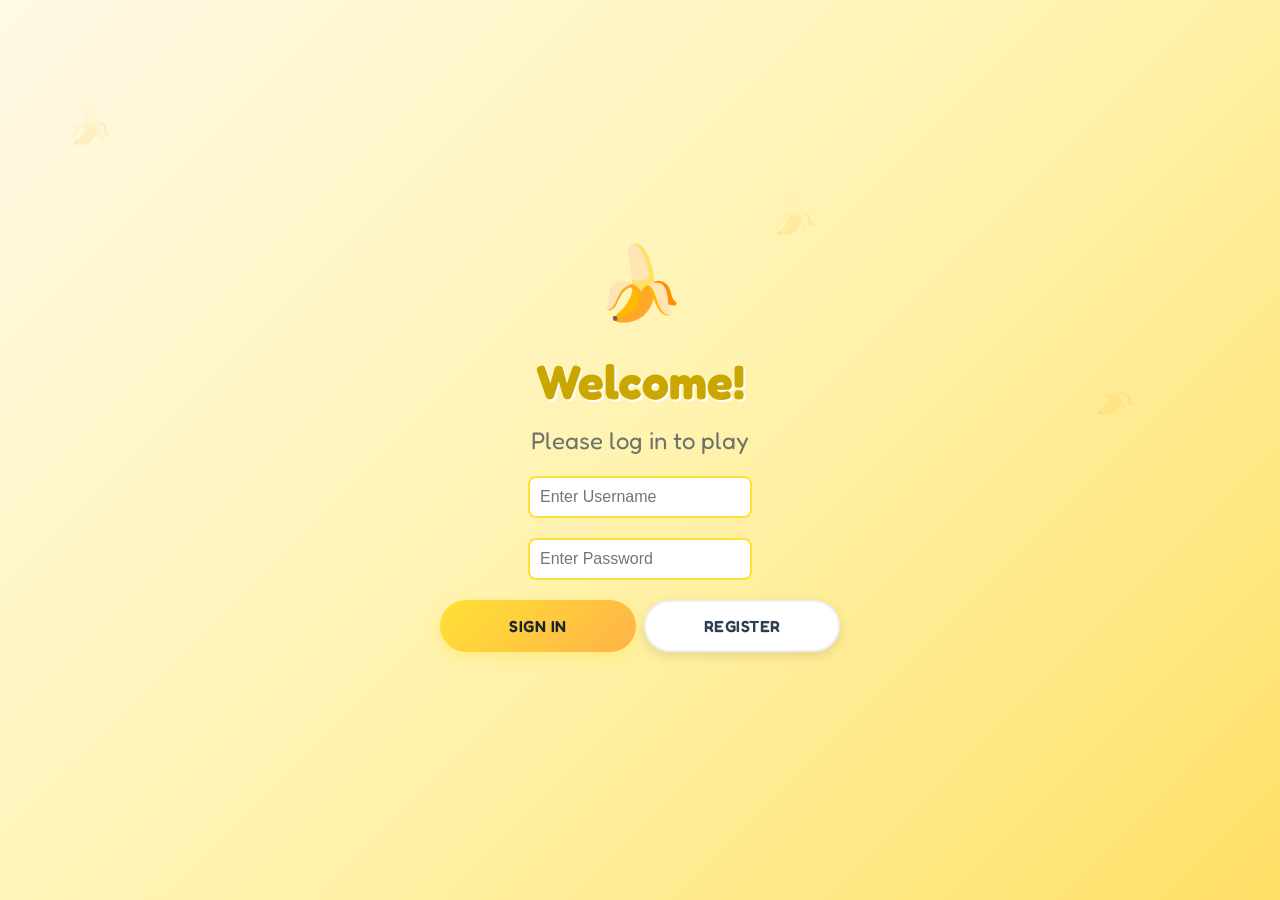
<file: index.html>
<!DOCTYPE html>
<html lang="en">
<head>
    <meta charset="UTF-8">
    <meta name="viewport" content="width=device-width, initial-scale=1.0">
    <title>Banana Math Challenge 🍌</title>
    <link rel="stylesheet" href="design.css">
    <link rel="preconnect" href="https://fonts.googleapis.com">
    <link rel="preconnect" href="https://fonts.gstatic.com" crossorigin>
    <link href="https://fonts.googleapis.com/css2?family=Fredoka:wght@400;600;700&display=swap" rel="stylesheet">
</head>
<body>
    <div class="floating-bananas">
        <span class="float-banana" style="left: 5%; top: 10%; animation-delay: 0s;">🍌</span>
        <span class="float-banana" style="left: 60%; top: 20%; animation-delay: 1.5s;">🍌</span>
        <span class="float-banana" style="left: 85%; top: 40%; animation-delay: 0.8s;">🍌</span>
    </div>

    <!--login screen-->
    <div class="menu-container" id="login-screen">
        <div class="menu-logo">🍌</div>
        <h1 class="menu-title">Welcome!</h1>
        <p class="menu-subtitle">Please log in to play</p>
        
        <div class="player-input" style="margin-bottom: 20px;">
            <input type="text" id="login-username" placeholder="Enter Username" style="padding: 10px; font-size: 1rem; border-radius: 8px; border: 2px solid var(--banana-yellow); width: 100%;">
        </div>
        <div class="player-input" style="margin-bottom: 20px;">
            <input type="password" id="login-password" placeholder="Enter Password" style="padding: 10px; font-size: 1rem; border-radius: 8px; border: 2px solid var(--banana-yellow); width: 100%;">
        </div>
        <div class="menu-buttons" style="gap:0.5rem; flex-direction: row;">
            <button class="btn btn-play" onclick="handleSignIn()">Sign In</button>
            <button class="btn btn-secondary" onclick="handleRegister()">Register</button>
        </div>
    </div>

    <!--main menu-->
    <div class="menu-container" id="main-menu" style="display: none;">
        <div class="menu-logo">🍌</div>
        <h1 class="menu-title">Banana Math</h1>
        <p class="menu-subtitle">Welcome, <span id="display-username">Player</span>!</p>

        <div class="high-score-display">
            <span class="high-score-label">🏆 Best Score</span>
            <span class="high-score-value" id="menu-high-score">0</span>
        </div>

        <div style="margin-bottom: 10px; background: white; padding: 15px; border-radius: 12px; box-shadow: var(--shadow-sm);">
            <h3 style="margin-bottom: 10px; font-size: 1rem;">Select Difficulty:</h3>
            <select id="difficulty-select" style="padding: 10px; font-size: 1rem; border-radius: 8px; width: 100%; cursor: pointer;">
                <option value="Easy">Easy (60 Seconds)</option>
                <option value="Medium" selected>Medium (30 Seconds)</option>
                <option value="Hard">Hard (15 Seconds)</option>
            </select>
        </div>

        <div class="menu-buttons">
            <button onclick="startCustomGame()" class="btn btn-play">
                <span>🎮</span> Play Now
            </button>
            <a href="how_to_play.html" class="btn btn-secondary">
                <span>📖</span> How to Play
            </a>
            <a href="leaderboard.html" class="btn btn-secondary">
                <span>🏅</span> Leaderboard
            </a>
            <button onclick="handleLogout()" class="btn btn-secondary" style="background: var(--error-light); color: var(--error); border-color: var(--error);">
                <span>🚪</span> Logout
            </button>
        </div>
    </div>

    <script src="script.js"></script>
</body>
</html>
</file>
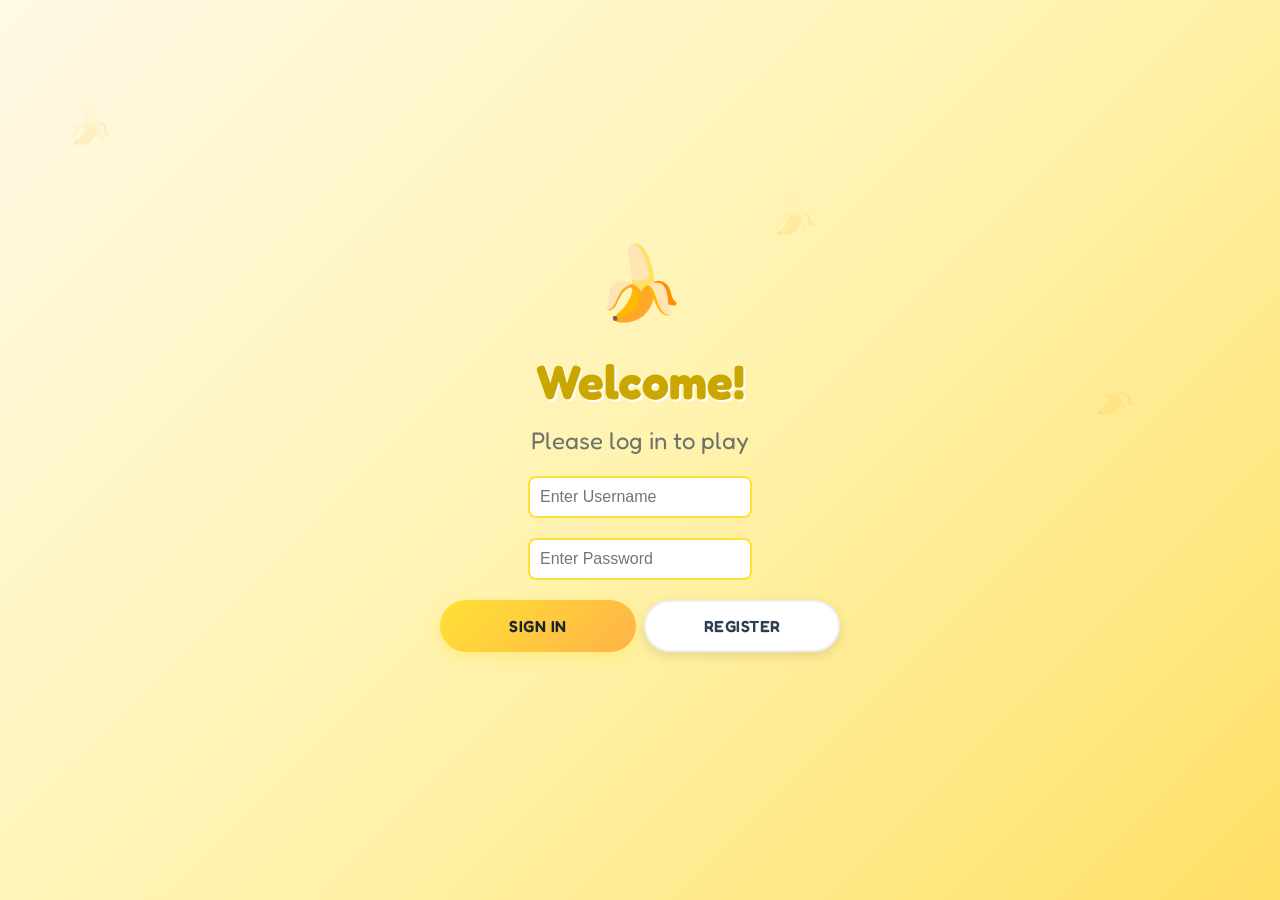
<file: game.html>
<!DOCTYPE html>
<html lang="en">
<head>
    <meta charset="UTF-8">
    <meta name="viewport" content="width=device-width, initial-scale=1.0">
    <title>Play Game - Banana Math 🍌</title>
    <link rel="stylesheet" href="design.css">
    <link rel="preconnect" href="https://fonts.googleapis.com">
    <link rel="preconnect" href="https://fonts.gstatic.com" crossorigin>
    <link href="https://fonts.googleapis.com/css2?family=Fredoka:wght@400;600;700&display=swap" rel="stylesheet">
    <link rel="icon" href="data:image/svg+xml,<svg xmlns='http://www.w3.org/2000/svg' viewBox='0 0 100 100'><text y='.9em' font-size='90'>🍌</text></svg>">
</head>
<body class="game-page">
    <!--Game Header-->
    <header class="game-header">
        <a href="index.html" class="back-btn">← Menu</a>
        <div class="game-title">🍌 Banana Math</div>
        <div class="game-timer" id="game-timer">
            <span class="timer-icon">⏱️</span>
            <span id="timer-display">30</span>
        </div>
    </header>

    <!--Main Game Area-->
    <main class="game-main">
        <div class="game-container">
            <!--Score Bar-->
            <div class="score-bar">
                <div class="score-item">
                    <span class="score-label">Score</span>
                    <span class="score-value" id="current-score">0</span>
                </div>
                <div class="score-item">
                    <span class="score-label">Streak</span>
                    <span class="score-value streak" id="current-streak">0</span>
                </div>
                <div class="score-item">
                    <span class="score-label">Best Streak</span>
                    <span class="score-value" id="best-streak">0</span>
                </div>
            </div>

            <!--Puzzle Section-->
            <div class="puzzle-section">
                <div class="puzzle-header">
                    <span class="puzzle-number">Puzzle #<span id="puzzle-count">1</span></span>
                    <span class="puzzle-difficulty" id="difficulty-badge">Easy</span>
                </div>
                
                <div class="puzzle-image-container">
                    <img id="puzzle-image" src="" alt="Banana Puzzle" />
                    <div class="loading-spinner" id="loading-spinner">
                        <div class="spinner"></div>
                        <p>Loading puzzle...</p>
                    </div>
                </div>

                <div class="puzzle-hint" id="puzzle-hint">
                    💡 Solve the math problem in the image!
                </div>
            </div>

            <!--Answer Section-->
            <div class="answer-section">
                <div class="answer-input-container">
                    <label for="answer-input">Your Answer:</label>
                    <input type="number" id="answer-input" placeholder="?" autocomplete="off" />
                </div>
                <div class="answer-buttons">
                    <button class="btn btn-submit" id="submit-btn" disabled>
                        ✅ Submit
                    </button>
                    <button class="btn btn-skip" id="skip-btn">
                        ⏭️ Skip
                    </button>
                    <button class="btn btn-secondary" id="end-btn" onclick="terminateGame('manual')">
                        🏁 End Game
                    </button>
                </div>
            </div>

            <!-- Correct or Wrong-Feedback -->
            <div class="feedback-container" id="feedback-container">
                <div class="feedback success" id="feedback-success">
                    <span class="feedback-icon">🎉</span>
                    <span class="feedback-text">Correct! +<span id="points-earned">10</span> points!</span>
                </div>
                <div class="feedback error" id="feedback-error">
                    <span class="feedback-icon">😢</span>
                    <span class="feedback-text">Wrong! Correct answer is <span id="correct-answer">0</span></span>
                </div>
            </div>

            <!-- Game Over Modal -->
            <div class="modal-overlay" id="game-over-modal">
                <div class="modal">
                    <div class="modal-icon">🏆</div>
                    <h2>Game Over!</h2>
                    <div class="final-score-display">
                        <span class="final-label">Final Score</span>
                        <span class="final-score" id="final-score">0</span>
                    </div>
                    <div class="final-stats-grid">
                        <div class="final-stat">
                            <span class="final-stat-value" id="final-puzzles">0</span>
                            <span class="final-stat-label">Puzzles Solved</span>
                        </div>
                        <div class="final-stat">
                            <span class="final-stat-value" id="final-streak">0</span>
                            <span class="final-stat-label">Best Streak</span>
                        </div>
                        <div class="final-stat">
                            <span class="final-stat-value" id="final-accuracy">0%</span>
                            <span class="final-stat-label">Accuracy</span>
                        </div>
                    </div>
                    <div class="game-over-message" id="game-over-message">
                        // dynamic message inserted here
                    </div>
                    <div class="new-high-score-badge" id="new-high-score-badge" style="display: none;">
                        New High Score! 🍌
                    </div>
                    <div class="modal-buttons">
                        <a href="game.html" class="btn btn-play">🔄 Play Again</a>
                        <a href="leaderboard.html" class="btn btn-secondary">🏅 Leaderboard</a>
                        <a href="index.html" class="btn btn-secondary">🏠 Menu</a>
                    </div>
                </div>
            </div>
        </div>
    </main>

    <!--Sound Effects-->
    <audio id="sound-correct" preload="auto">
        <source src="[data-uri]" type="audio/wav">
    </audio>
    <audio id="sound-wrong" preload="auto">
        <source src="[data-uri]" type="audio/wav">
    </audio>

    <script src="script.js"></script>
    <script>
        <!--Game page specific initialization-->
        document.addEventListener('DOMContentLoaded', () => {
            initGame();
        });
    </script>
</body>
</html>
</file>
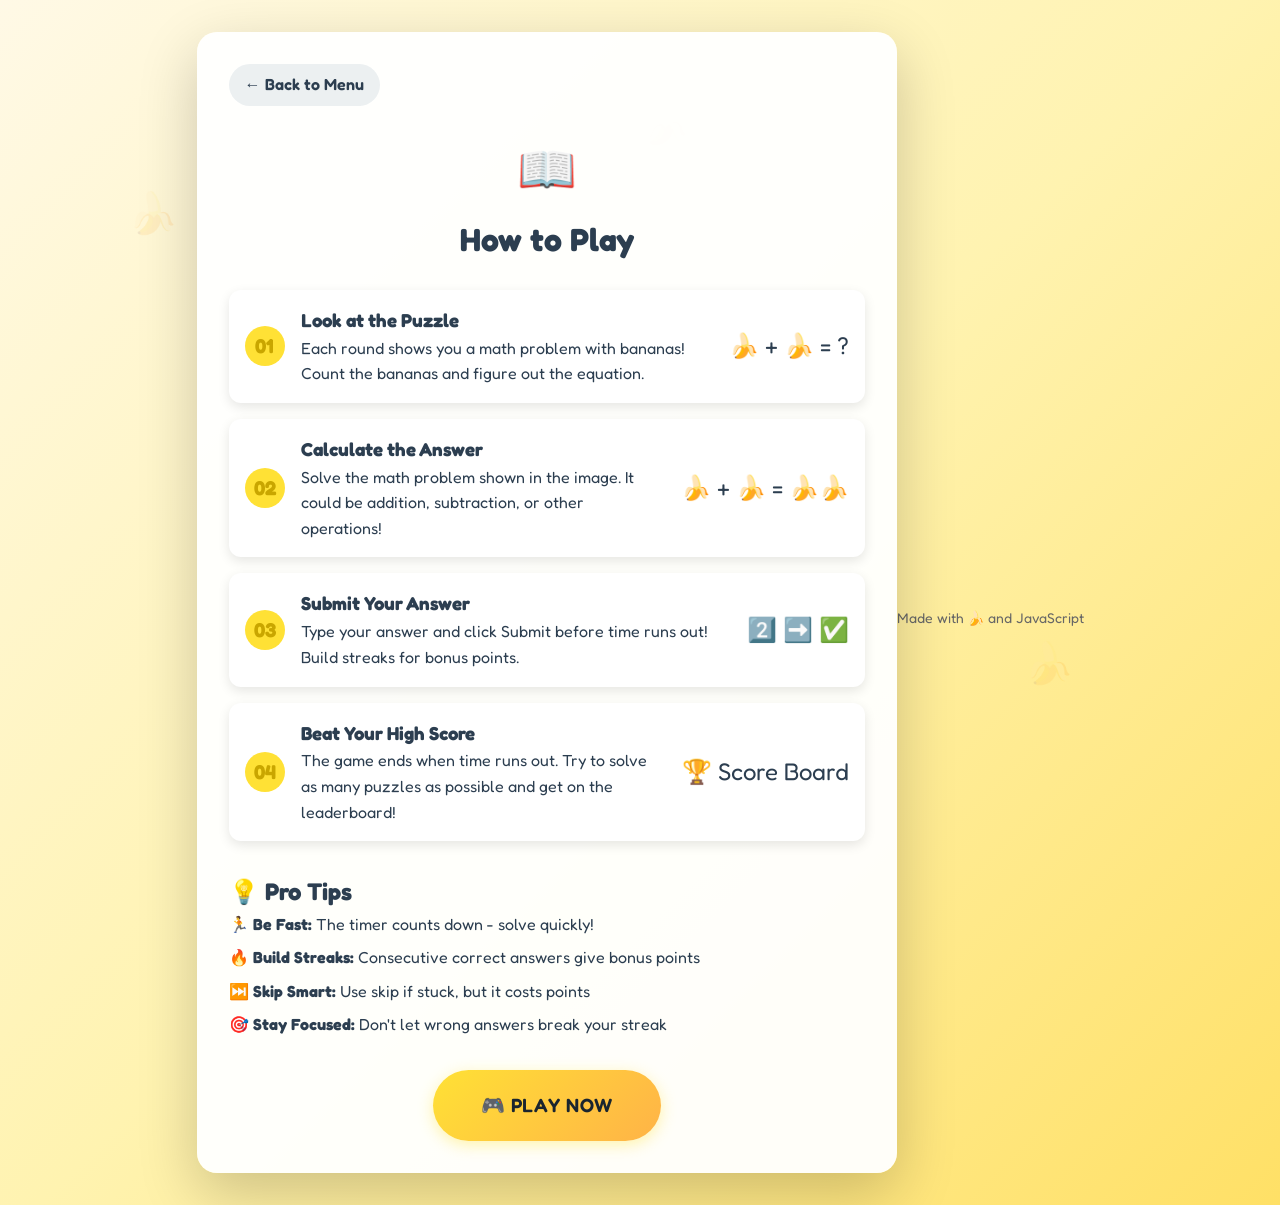
<file: how_to_play.html>
<!DOCTYPE html>
<html lang="en">
<head>
    <meta charset="UTF-8">
    <meta name="viewport" content="width=device-width, initial-scale=1.0">
    <title>How to Play - Banana Math 🍌</title>
    <link rel="stylesheet" href="design.css">
    <link rel="preconnect" href="https://fonts.googleapis.com">
    <link rel="preconnect" href="https://fonts.gstatic.com" crossorigin>
    <link href="https://fonts.googleapis.com/css2?family=Fredoka:wght@400;600;700&display=swap" rel="stylesheet">
    <link rel="icon" href="data:image/svg+xml,<svg xmlns='http://www.w3.org/2000/svg' viewBox='0 0 100 100'><text y='.9em' font-size='90'>🍌</text></svg>">
</head>
<body class="howto-page">
    
    <div class="floating-bananas">
        <span class="float-banana" style="left: 10%; top: 20%; animation-delay: 0s;">🍌</span>
        <span class="float-banana" style="left: 80%; top: 70%; animation-delay: 1.5s;">🍌</span>
        <span class="float-banana" style="left: 50%; top: 10%; animation-delay: 3s;">🍌</span>
    </div>

    <!--how to play-content-->
    <div class="howto-container">
        <a href="index.html" class="back-btn-large">← Back to Menu</a>

        <div class="howto-header">
            <span class="howto-icon">📖</span>
            <h1>How to Play</h1>
        </div>

        <div class="howto-content">
            <!--Step 1-->
            <div class="howto-card">
                <div class="howto-step">01</div>
                <div class="howto-text">
                    <h3>Look at the Puzzle</h3>
                    <p>Each round shows you a math problem with bananas! Count the bananas and figure out the equation.</p>
                </div>
                <div class="howto-visual">
                    <span>🍌 + 🍌 = ?</span>
                </div>
            </div>

            <!--Step 2-->
            <div class="howto-card">
                <div class="howto-step">02</div>
                <div class="howto-text">
                    <h3>Calculate the Answer</h3>
                    <p>Solve the math problem shown in the image. It could be addition, subtraction, or other operations!</p>
                </div>
                <div class="howto-visual">
                    <span>🍌 + 🍌 = 🍌🍌</span>
                </div>
            </div>

            <!--Step 3-->
            <div class="howto-card">
                <div class="howto-step">03</div>
                <div class="howto-text">
                    <h3>Submit Your Answer</h3>
                    <p>Type your answer and click Submit before time runs out! Build streaks for bonus points.</p>
                </div>
                <div class="howto-visual">
                    <span>2️⃣ ➡️ ✅</span>
                </div>
            </div>

            <!--Step 4-->
            <div class="howto-card">
                <div class="howto-step">04</div>
                <div class="howto-text">
                    <h3>Beat Your High Score</h3>
                    <p>The game ends when time runs out. Try to solve as many puzzles as possible and get on the leaderboard!</p>
                </div>
                <div class="howto-visual">
                    <span>🏆 Score Board</span>
                </div>
            </div>
        </div>

        <!--Tips Section-->
        <div class="tips-section">
            <h2>💡 Pro Tips</h2>
            <ul class="tips-list">
                <li>🏃 <strong>Be Fast:</strong> The timer counts down - solve quickly!</li>
                <li>🔥 <strong>Build Streaks:</strong> Consecutive correct answers give bonus points</li>
                <li>⏭️ <strong>Skip Smart:</strong> Use skip if stuck, but it costs points</li>
                <li>🎯 <strong>Stay Focused:</strong> Don't let wrong answers break your streak</li>
            </ul>
        </div>

        <div class="play-cta">
            <a href="game.html" class="btn btn-play btn-large">
                🎮 Play Now
            </a>
        </div>
    </div>

    <footer class="howto-footer">
        <p>Made with 🍌 and JavaScript</p>
    </footer>
</body>
</html>
</file>
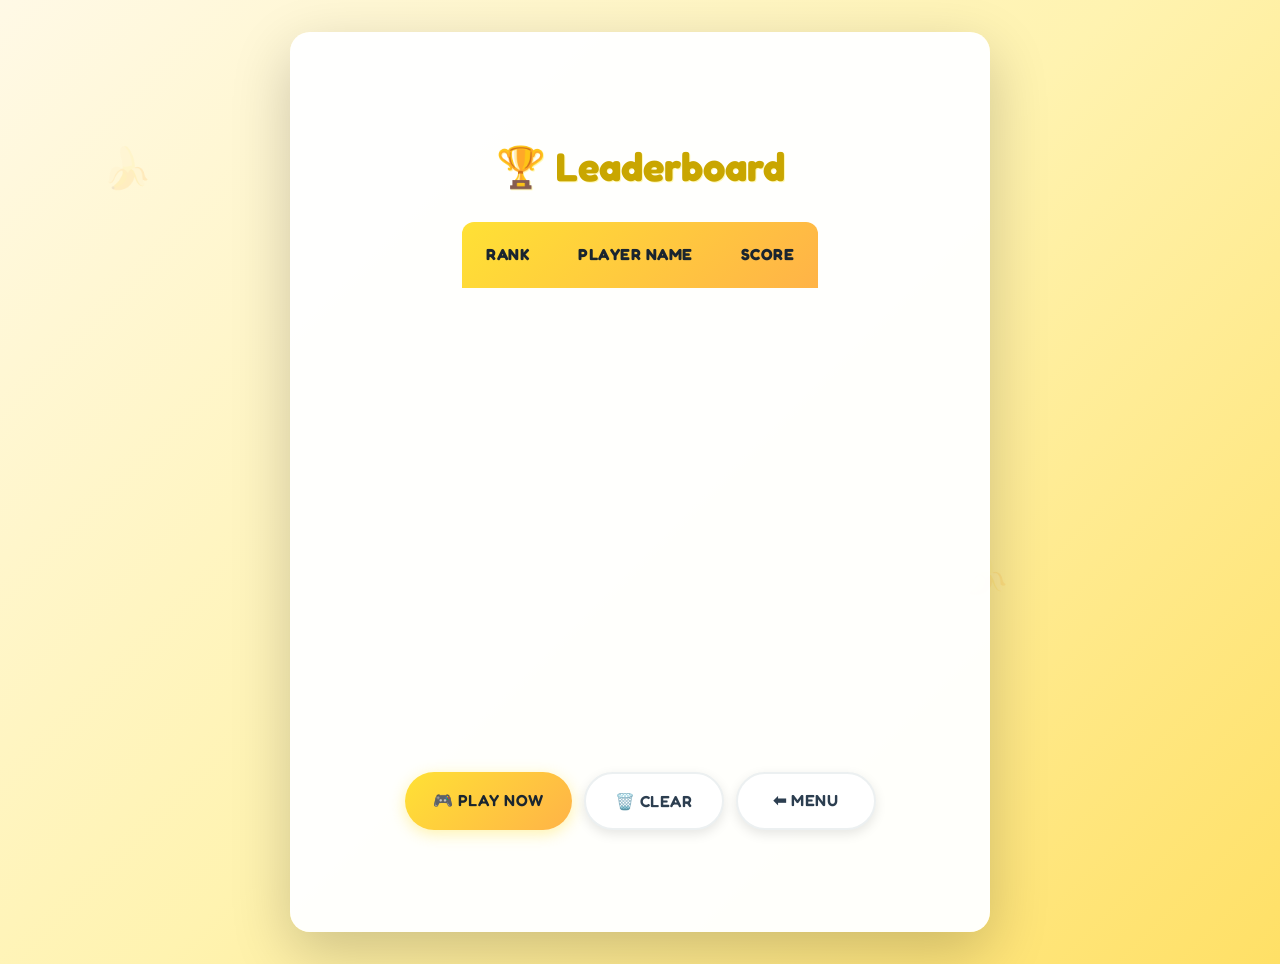
<file: leaderboard.html>
<!DOCTYPE html>
<html lang="en">
<head>
    <meta charset="UTF-8">
    <meta name="viewport" content="width=device-width, initial-scale=1.0">
    <title>Leaderboard - Banana Math 🍌</title>
    <link rel="stylesheet" href="design.css">
    <link rel="preconnect" href="https://fonts.googleapis.com">
    <link rel="preconnect" href="https://fonts.gstatic.com" crossorigin>
    <link href="https://fonts.googleapis.com/css2?family=Fredoka:wght@400;600;700&display=swap" rel="stylesheet">
    <link rel="icon" href="data:image/svg+xml,<svg xmlns='http://www.w3.org/2000/svg' viewBox='0 0 100 100'><text y='.9em' font-size='90'>🍌</text></svg>">
</head>

<body class="scores-page">
    <div class="floating-bananas">
        <span class="float-banana" style="left: 8%; top: 15%; animation-delay: 0s;">🍌</span>
        <span class="float-banana" style="left: 75%; top: 60%; animation-delay: 1.5s;">🍌</span>
        <span class="float-banana" style="left: 45%; top: 5%; animation-delay: 3s;">🍌</span>
    </div>

    <div class="menu-container">
        <h1>🏆 Leaderboard</h1>

        <!--Scrollable Leaderboard Container-->
        <div class="leaderboard-scroll-container">
            <table class="leaderboard-table">
                <thead>
                    <tr>
                        <th>Rank</th>
                        <th>Player Name</th>
                        <th>Score</th>
                    </tr>
                </thead>
                <tbody id="leaderboard-body">
                    <!-- Leaderboard entries populated by JavaScript -->
                </tbody>
            </table>
        </div>

        <!--Always Visible Controls-->
        <div class="leaderboard-controls">
            <a href="game.html" class="btn btn-play">🎮 Play Now</a>
            <button class="btn btn-secondary" onclick="clearLeaderboard()">🗑️ Clear</button>
            <a href="index.html" class="btn btn-secondary">⬅ Menu</a>
        </div>
    </div>

    <script src="script.js"></script>
    <script>
        document.addEventListener("DOMContentLoaded", loadLeaderboard);
    </script>
</body>
</html>
</file>
<file: design.css>
/* BANANA MATH CHALLENGE*/

/*CSS VARIABLES & RESET*/
* {
    margin: 0;
    padding: 0;
    box-sizing: border-box;
}

:root {
    /* Banana Colors */
    --banana-yellow: #FFE135;
    --banana-dark: #C9A600;
    --banana-light: #FFF8B3;
    --banana-peel: #F7DC6F;
    --banana-orange: #FFB347;
    
    /* Game Colors */
    --success: #2ECC71;
    --success-light: #D5F5E3;
    --error: #E74C3C;
    --error-light: #FADBD8;
    --info: #3498DB;
    --info-light: #D6EAF8;
    --warning: #F39C12;
    
    /* UI Colors */
    --dark: #2C3E50;
    --darker: #1A252F;
    --light: #ECF0F1;
    --lighter: #F8F9FA;
    --white: #FFFFFF;
    
    /* Gradients */
    --primary-gradient: linear-gradient(135deg, var(--banana-yellow) 0%, var(--banana-orange) 100%);
    --success-gradient: linear-gradient(135deg, #2ECC71 0%, #27AE60 100%);
    --error-gradient: linear-gradient(135deg, #E74C3C 0%, #C0392B 100%);
    
    /* Shadows */
    --shadow: 0 10px 40px rgba(0,0,0,0.15);
    --shadow-sm: 0 4px 12px rgba(0,0,0,0.1);
    --shadow-lg: 0 20px 60px rgba(0,0,0,0.2);
    
    /* Border Radius */
    --radius-sm: 8px;
    --radius-md: 12px;
    --radius-lg: 20px;
    --radius-xl: 30px;
    --radius-full: 50px;
    
    /* Transitions */
    --transition-fast: 0.2s ease;
    --transition-normal: 0.3s ease;
    --transition-slow: 0.5s ease;
}

/*BASE STYLES*/
body {
    font-family: 'Fredoka', 'Segoe UI', Tahoma, Geneva, Verdana, sans-serif;
    background: linear-gradient(135deg, #FFF9E6 0%, #FFF3B0 50%, #FFE066 100%);
    min-height: 100vh;
    color: var(--dark);
    line-height: 1.6;
    overflow-x: hidden;
}



a {
    text-decoration: none;
    color: inherit;
}

img {
    max-width: 100%;
    height: auto;
}

/*FLOATING BANANAS BACKGROUND*/
.floating-bananas {
    position: fixed;
    top: 0;
    left: 0;
    width: 100%;
    height: 100%;
    pointer-events: none;
    z-index: 0;
    overflow: hidden;
}

.float-banana {
    position: absolute;
    font-size: 2.5rem;
    opacity: 0.12;
    animation: floatBanana 8s ease-in-out infinite;
    filter: blur(0.5px);
}


@keyframes floatBanana {
    0%, 100% {
        transform: translateY(0) rotate(0deg) scale(1);
    }
    25% {
        transform: translateY(-30px) rotate(5deg) scale(1.1);
    }
    50% {
        transform: translateY(-15px) rotate(-3deg) scale(0.95);
    }
    75% {
        transform: translateY(-40px) rotate(8deg) scale(1.05);
    }
}

/*BUTTONS*/
.btn {
    display: inline-flex;
    align-items: center;
    justify-content: center;
    gap: 0.5rem;
    padding: 0.875rem 1.75rem;
    font-family: inherit;
    font-size: 1rem;
    font-weight: 600;
    border: none;
    border-radius: var(--radius-full);
    cursor: pointer;
    transition: all var(--transition-normal);
    text-transform: uppercase;
    letter-spacing: 0.5px;
}

.btn:disabled {
    opacity: 0.5;
    cursor: not-allowed;
    transform: none !important;
}

.btn-play {
    background: var(--primary-gradient);
    color: var(--darker);
    box-shadow: 0 4px 15px rgba(255, 225, 53, 0.4);
}

.btn-play:hover:not(:disabled) {
    transform: translateY(-3px);
    box-shadow: 0 8px 25px rgba(255, 225, 53, 0.5);
}

.btn-play:active:not(:disabled) {
    transform: translateY(-1px);
}

.btn-secondary {
    background: var(--white);
    color: var(--dark);
    box-shadow: var(--shadow-sm);
    border: 2px solid var(--light);
}

.btn-secondary:hover:not(:disabled) {
    background: var(--lighter);
    border-color: var(--banana-yellow);
    transform: translateY(-2px);
}

.btn-large {
    padding: 1.25rem 3rem;
    font-size: 1.2rem;
}

.btn-small {
    padding: 0.5rem 1rem;
    font-size: 0.875rem;
}

.back-btn-large {
    display: inline-block;
    margin-bottom: 1.5rem;
    font-size: 1rem;
    color: var(--dark);
    background: var(--light);
    padding: 0.5rem 1rem;
    border-radius: var(--radius-full);
    font-weight: 600;
    transition: all var(--transition-fast);
}

.back-btn-large:hover {
    background: var(--banana-yellow);
    transform: translateX(-3px);
}

/*MENU PAGE*/
.menu-container {
    position: relative;
    z-index: 1;
    display: flex;
    flex-direction: column;
    align-items: center;
    justify-content: center;
    min-height: 100vh;
    padding: 1rem 2rem;
    text-align: center;
}

.menu-title {
    font-size: 3rem;
    font-weight: 700;
    color: var(--banana-dark);
    text-shadow: 2px 2px 0 var(--white);
    margin-bottom: 0.15rem;
}

.menu-subtitle {
    font-size: 1.5rem;
    color: var(--dark);
    opacity: 0.7;
    margin-bottom: 1rem;
}

.menu-logo {
    font-size: 4.5rem;
    animation: bounce 2s ease-in-out infinite;
    margin-bottom: 0.25rem;
}

@keyframes bounce {
    0%, 100% { transform: translateY(0); }
    50% { transform: translateY(-15px); }
}

.high-score-display {
    background: linear-gradient(135deg, #FFD700, #FFA500);
    padding: 1rem 2.5rem;
    border-radius: var(--radius-full);
    margin-bottom: 1rem;
    box-shadow: 0 4px 20px rgba(255, 165, 0, 0.3);
    animation: glow 2s ease-in-out infinite alternate;
}

@keyframes glow {
    from { box-shadow: 0 4px 20px rgba(255, 165, 0, 0.3); }
    to { box-shadow: 0 4px 30px rgba(255, 165, 0, 0.5); }
}

.high-score-label {
    display: block;
    font-size: 0.75rem;
    text-transform: uppercase;
    letter-spacing: 1px;
    color: var(--white);
    opacity: 0.9;
}

.high-score-value {
    display: block;
    font-size: 2.5rem;
    font-weight: 700;
    color: var(--white);
}

.menu-buttons {
    display: grid;
    grid-template-columns: 1fr 1fr;
    gap: 0.75rem;
    width: 100%;
    max-width: 400px;
    margin-bottom: 1.5rem;
}

.menu-buttons .btn {
    width: 100%;
}

.menu-stats {
    display: flex;
    gap: 2rem;
    margin-bottom: 2rem;
}

.stat-box {
    background: var(--white);
    padding: 1.25rem 2rem;
    border-radius: var(--radius-lg);
    box-shadow: var(--shadow-sm);
    text-align: center;
    min-width: 120px;
}

.stat-number {
    display: block;
    font-size: 2rem;
    font-weight: 700;
    color: var(--banana-dark);
}

.stat-label {
    display: block;
    font-size: 0.75rem;
    color: #666;
    text-transform: uppercase;
    letter-spacing: 0.5px;
    margin-top: 0.25rem;
}

.menu-footer {
    position: absolute;
    bottom: 1.5rem;
    left: 0;
    right: 0;
    text-align: center;
    font-size: 0.875rem;
    color: #666;
}

.menu-footer a {
    color: var(--banana-dark);
    font-weight: 600;
}

.menu-footer a:hover {
    text-decoration: underline;
}

/*HOW TO PLAY PAGE*/

.howto-page {
    display: flex;
    justify-content: center;
    align-items: center;
    min-height: 100vh;
    position: relative;
    padding: 2rem 0;
}

.howto-container {
    background: rgba(255,255,255,0.95);
    padding: 2rem;
    border-radius: var(--radius-lg);
    box-shadow: var(--shadow-lg);
    width: 90%;
    max-width: 700px;
    position: relative;
    z-index: 1;
}

.howto-header {
    text-align: center;
    margin-bottom: 1.5rem;
}

.howto-icon {
    font-size: 3rem;
    display: block;
    margin-bottom: 0.5rem;
}

.howto-content {
    display: flex;
    flex-direction: column;
    gap: 1rem;
}

.howto-card {
    display: flex;
    flex-wrap: wrap;
    gap: 1rem;
    align-items: center;
    background: var(--white);
    border-radius: var(--radius-md);
    padding: 1rem;
    box-shadow: var(--shadow-sm);
}

.howto-step {
    font-size: 1.25rem;
    font-weight: 700;
    color: var(--banana-dark);
    flex-shrink: 0;
    width: 40px;
    height: 40px;
    display: flex;
    align-items: center;
    justify-content: center;
    background: var(--banana-yellow);
    border-radius: 50%;
}

.howto-text {
    flex: 1;
    min-width: 150px;
}

.howto-visual {
    font-size: 1.5rem;
}

.tips-section {
    margin-top: 2rem;
}

.tips-list {
    list-style: none;
    padding-left: 0;
    display: flex;
    flex-direction: column;
    gap: 0.5rem;
}

.play-cta {
    text-align: center;
    margin-top: 2rem;
}

.howto-footer {
    text-align: center;
    margin-top: 2rem;
    font-size: 0.875rem;
    color: #666;
}

/*GAME PAGE*/

/* Game Header */
.game-header {
    position: fixed;
    top: 0;
    left: 0;
    right: 0;
    height: 55px;
    background: rgba(0,0,50,0.85);
    display: flex;
    align-items: center;
    justify-content: space-between;
    padding: 0 1rem;
    box-shadow: var(--shadow-sm);
    z-index: 100;
    color: var(--light);
}

.back-btn {
    display: flex;
    align-items: center;
    gap: 0.5rem;
    padding: 0.4rem 0.75rem;
    background: rgba(255,255,255,0.1);
    border-radius: var(--radius-full);
    font-weight: 600;
    font-size: 0.8rem;
    color: var(--light);
    transition: all var(--transition-fast);
}

.back-btn:hover {
    background: var(--banana-yellow);
    color: var(--dark);
    transform: translateX(-3px);
}

.game-title {
    font-size: 1.1rem;
    font-weight: 700;
    color: var(--banana-dark);
}

.game-timer {
    display: flex;
    align-items: center;
    gap: 0.5rem;
    padding: 0.5rem 1rem;
    background: var(--banana-yellow);
    color: var(--dark);
    border-radius: var(--radius-full);
    font-weight: 700;
    font-size: 1.1rem;
}

.timer-icon {
    font-size: 1.2rem;
}

.game-timer.warning {
    background: var(--error-light);
    color: var(--error);
    animation: pulse 1s ease-in-out infinite;
}

.game-timer.danger {
    background: var(--error);
    color: var(--white);
    animation: pulse 0.5s ease-in-out infinite;
}

@keyframes pulse {
    0%, 100% { transform: scale(1); }
    50% { transform: scale(1.05); }
}

/* Main Game Area */
.game-main {
    padding-top: 62px;
    min-height: 100vh;
    display: flex;
    justify-content: center;
    align-items: flex-start;
}

.game-container {
    width: 100%;
    max-width: 500px;
    padding: 0.5rem;
}

/* Score Bar */
.score-bar {
    display: flex;
    justify-content: space-between;
    background: var(--white);
    padding: 0.75rem;
    border-radius: var(--radius-lg);
    box-shadow: var(--shadow-sm);
    margin-bottom: 0.5rem;
}

.score-item {
    text-align: center;
    flex: 1;
}

.score-label {
    display: block;
    font-size: 0.7rem;
    text-transform: uppercase;
    letter-spacing: 0.5px;
    color: #666;
    margin-bottom: 0.25rem;
}

.score-value {
    display: block;
    font-size: 1.25rem;
    font-weight: 700;
    color: var(--dark);
}

.score-value.streak {
    color: var(--warning);
}

/* Puzzle Section */
.puzzle-section {
    background: var(--white);
    border-radius: var(--radius-lg);
    box-shadow: var(--shadow);
    padding: 0.75rem;
    margin-bottom: 0.5rem;
}

.puzzle-header {
    display: flex;
    justify-content: space-between;
    align-items: center;
    margin-bottom: 0.5rem;
}

.puzzle-number {
    font-size: 0.875rem;
    color: #666;
    font-weight: 600;
}

.puzzle-difficulty {
    padding: 0.25rem 0.75rem;
    border-radius: var(--radius-full);
    font-size: 0.75rem;
    font-weight: 600;
    text-transform: uppercase;
}

.puzzle-difficulty.easy {
    background: var(--success-light);
    color: var(--success);
}

.puzzle-difficulty.medium {
    background: var(--warning-light, #FEF3E2);
    color: var(--warning);
}

.puzzle-difficulty.hard {
    background: var(--error-light);
    color: var(--error);
}

.puzzle-image-container {
    position: relative;
    background: var(--lighter);
    border-radius: var(--radius-md);
    overflow: hidden;
    min-height: 150px;
    display: flex;
    align-items: center;
    justify-content: center;
}

#puzzle-image {
    width: 100%;
    height: auto;
    display: block;
    transition: transform var(--transition-normal);
}

#puzzle-image:hover {
    transform: scale(1.02);
}

#puzzle-image.shake {
    animation: shake 0.5s ease-in-out;
}

@keyframes shake {
    0%, 100% { transform: translateX(0); }
    20% { transform: translateX(-10px); }
    40% { transform: translateX(10px); }
    60% { transform: translateX(-10px); }
    80% { transform: translateX(10px); }
}

#puzzle-image.correct {
    animation: correctPulse 0.5s ease-in-out;
}

@keyframes correctPulse {
    0% { transform: scale(1); }
    50% { transform: scale(1.05); filter: brightness(1.1); }
    100% { transform: scale(1); }
}

.loading-spinner {
    position: absolute;
    top: 0;
    left: 0;
    right: 0;
    bottom: 0;
    background: var(--lighter);
    display: flex;
    flex-direction: column;
    align-items: center;
    justify-content: center;
    gap: 1rem;
}

.loading-spinner.hidden {
    display: none;
}

.spinner {
    width: 50px;
    height: 50px;
    border: 4px solid var(--light);
    border-top-color: var(--banana-yellow);
    border-radius: 50%;
    animation: spin 1s linear infinite;
}

@keyframes spin {
    to { transform: rotate(360deg); }
}

.loading-spinner p {
    color: #666;
    font-size: 0.875rem;
}

.puzzle-hint {
    margin-top: 0.5rem;
    padding: 0.5rem;
    background: var(--info-light);
    border-radius: var(--radius-sm);
    font-size: 0.8rem;
    color: var(--info);
    text-align: center;
}

/* Answer Section */
.answer-section {
    background: var(--white);
    border-radius: var(--radius-lg);
    box-shadow: var(--shadow);
    padding: 0.75rem;
    margin-bottom: 0.5rem;
}

.answer-input-container {
    margin-bottom: 0.75rem;
}

.answer-input-container label {
    display: block;
    font-size: 0.875rem;
    font-weight: 600;
    color: #666;
    margin-bottom: 0.5rem;
}

#answer-input {
    width: 100%;
    padding: 0.75rem;
    font-size: 1.75rem;
    font-weight: 700;
    text-align: center;
    border: 3px solid var(--banana-yellow);
    border-radius: var(--radius-md);
    outline: none;
    transition: all var(--transition-fast);
    font-family: inherit;
}

#answer-input:focus {
    border-color: var(--banana-dark);
    box-shadow: 0 0 0 4px rgba(255, 225, 53, 0.3);
}

#answer-input:disabled {
    background: var(--light);
    cursor: not-allowed;
}

#answer-input::placeholder {
    color: #ccc;
}

.answer-buttons {
    display: flex;
    gap: 0.5rem;
}

.answer-buttons .btn {
    flex: 1;
    padding: 0.75rem 0.5rem;
    font-size: 0.9rem;
}

.btn-submit {
    background: var(--success-gradient);
    color: var(--white);
}

.btn-submit:hover:not(:disabled) {
    transform: translateY(-2px);
    box-shadow: 0 5px 15px rgba(46, 204, 113, 0.4);
}

.btn-skip {
    background: var(--light);
    color: #666;
}

.btn-skip:hover:not(:disabled) {
    background: #ddd;
}

/* Feedback */
.feedback-container {
    min-height: 50px;
    position: relative;
}

.feedback {
    display: flex;
    align-items: center;
    justify-content: center;
    gap: 0.75rem;
    padding: 0.75rem;
    border-radius: var(--radius-md);
    background: var(--white);
    box-shadow: var(--shadow-sm);
    opacity: 0;
    visibility: hidden;
    transition: opacity var(--transition-fast), visibility var(--transition-fast);
    position: absolute;
    top: 0;
    left: 50%;
    transform: translateX(-50%);
    width: calc(100% - 2rem);
}

.feedback.show {
    opacity: 1;
    visibility: visible;
}

/* Modal styles */
.modal-overlay {
    display: none;
    position: fixed;
    top: 0;
    left: 0;
    width: 100vw;
    height: 100vh;
    background: rgba(0,0,0,0.5);
    align-items: center;
    justify-content: center;
    z-index: 200;
}

.modal-overlay.active {
    display: flex;
}

.modal {
    background: var(--white);
    padding: 2rem;
    border-radius: var(--radius-lg);
    box-shadow: var(--shadow-lg);
    max-width: 90%;
    width: 450px;
    text-align: center;
}

.modal-icon {
    font-size: 3rem;
    margin-bottom: 0.5rem;
}

.modal-buttons {
    margin-top: 1.5rem;
    display: flex;
    flex-wrap: wrap;
    gap: 0.75rem;
    justify-content: center;
}

/*LEADERBOARD PAGE*/
.scores-page {
    display: flex;
    justify-content: center;
    align-items: center;
    min-height: 100vh;
    position: relative;
    padding: 2rem 1rem;
}

.scores-page .menu-container {
    background: rgba(255, 255, 255, 0.97);
    padding: 2.5rem;
    border-radius: var(--radius-lg);
    box-shadow: var(--shadow-lg);
    width: 100%;
    max-width: 700px;
    max-height: 90vh;
    position: relative;
    z-index: 1;
    display: flex;
    flex-direction: column;
    gap: 1.5rem;
}

.scores-page h1 {
    font-size: 2.5rem;
    font-weight: 700;
    color: var(--banana-dark);
    text-shadow: 1px 1px 0 var(--banana-light);
    text-align: center;
    margin: 0;
    flex-shrink: 0;
}

/* Scrollable Leaderboard Container */
.leaderboard-scroll-container {
    overflow-y: auto;
    overflow-x: hidden;
    max-height: calc(90vh - 300px);
    border-radius: var(--radius-md);
    flex: 1;
    min-height: 200px;
}

/* Custom Scrollbar Styling */
.leaderboard-scroll-container::-webkit-scrollbar {
    width: 8px;
}

.leaderboard-scroll-container::-webkit-scrollbar-track {
    background: var(--light);
    border-radius: var(--radius-md);
}

.leaderboard-scroll-container::-webkit-scrollbar-thumb {
    background: var(--banana-yellow);
    border-radius: 4px;
    transition: all var(--transition-fast);
}

.leaderboard-scroll-container::-webkit-scrollbar-thumb:hover {
    background: var(--banana-dark);
}

/* Leaderboard Table */
.leaderboard-table {
    width: 100% !important;
    border-collapse: separate !important;
    border-spacing: 0 !important;
    margin: 0 !important;
    text-align: center !important;
    background: var(--white);
}

.leaderboard-table thead {
    background: linear-gradient(135deg, var(--banana-yellow) 0%, var(--banana-orange) 100%);
    color: var(--darker);
    font-weight: 700;
    text-transform: uppercase;
    letter-spacing: 0.5px;
    position: sticky;
    top: 0;
    z-index: 10;
}

.leaderboard-table thead tr {
    display: table-row;
}

.leaderboard-table th {
    padding: 1.25rem 1.5rem !important;
    font-size: 1rem !important;
    border: none !important;
    text-align: center !important;
    font-weight: 700 !important;
}

.leaderboard-table th:first-child {
    border-radius: 0 !important;
}

.leaderboard-table th:last-child {
    border-radius: 0 !important;
}

/* Leaderboard Table Body */
.leaderboard-table tbody tr {
    border-bottom: 2px solid var(--light);
    transition: all var(--transition-normal);
    display: table-row;
}

.leaderboard-table tbody tr:hover {
    background: var(--banana-light);
    transform: none;
}

.leaderboard-table tbody tr:last-child {
    border-bottom: none;
}

/* Leaderboard Table Data Cells */
.leaderboard-table td {
    padding: 1.5rem !important;
    font-size: 1.1rem !important;
    border: none !important;
    text-align: center !important;
    font-weight: 500 !important;
    color: var(--dark) !important;
    vertical-align: middle !important;
}

.leaderboard-table td:first-child {
    font-size: 1.35rem !important;
    font-weight: 700 !important;
    color: var(--banana-dark) !important;
    min-width: 60px;
}

.leaderboard-table td:nth-child(2) {
    font-weight: 600 !important;
    color: var(--dark) !important;
    min-width: 150px;
}

.leaderboard-table td:nth-child(3) {
    font-size: 1.25rem !important;
    font-weight: 700 !important;
    color: var(--primary-gradient);
    background: var(--banana-light);
    border-radius: var(--radius-sm);
    min-width: 100px;
}

/* Leaderboard Row Ranking Colors */
.leaderboard-table tbody tr:nth-child(1) {
    background: rgba(255, 215, 0, 0.1);
}

.leaderboard-table tbody tr:nth-child(1) td:first-child {
    color: #FFD700;
    font-size: 1.5rem !important;
}

.leaderboard-table tbody tr:nth-child(2) {
    background: rgba(192, 192, 192, 0.08);
}

.leaderboard-table tbody tr:nth-child(2) td:first-child {
    color: #C0C0C0;
}

.leaderboard-table tbody tr:nth-child(3) {
    background: rgba(205, 127, 50, 0.08);
}

.leaderboard-table tbody tr:nth-child(3) td:first-child {
    color: #CD7F32;
}

/* Empty State */
.leaderboard-table tbody:empty + caption,
.leaderboard-empty {
    text-align: center;
    padding: 3rem 1rem;
    color: #999;
    font-size: 1.1rem;
}

/* Leaderboard Controls - Always Visible */
.leaderboard-controls {
    display: flex;
    gap: 0.75rem;
    justify-content: center;
    flex-wrap: wrap;
    flex-shrink: 0;
    margin-top: 1rem;
}

.leaderboard-controls .btn {
    flex: 0 1 auto;
    min-width: 140px;
}

.leaderboard-back-btn {
    display: block;
    text-align: center;
    flex-shrink: 0;
}

.scores-page a,
.scores-page button {
    transition: all var(--transition-normal);
}

/* Responsive Design for Leaderboard */
@media (max-width: 600px) {
    .scores-page .menu-container {
        padding: 1.5rem 1rem;
        max-height: 95vh;
    }
    
    .scores-page h1 {
        font-size: 2rem;
        margin-bottom: 0;
    }

    .leaderboard-scroll-container {
        max-height: calc(95vh - 280px);
    }
    
    .leaderboard-table th,
    .leaderboard-table td {
        padding: 1rem !important;
        font-size: 0.95rem !important;
    }
    
    .leaderboard-table td:nth-child(3) {
        font-size: 1.1rem !important;
    }
    
    .leaderboard-table td:first-child {
        font-size: 1.2rem !important;
    }

    .leaderboard-controls {
        flex-direction: column;
        gap: 0.5rem;
    }

    .leaderboard-controls .btn {
        width: 100%;
    }
}
</file>
